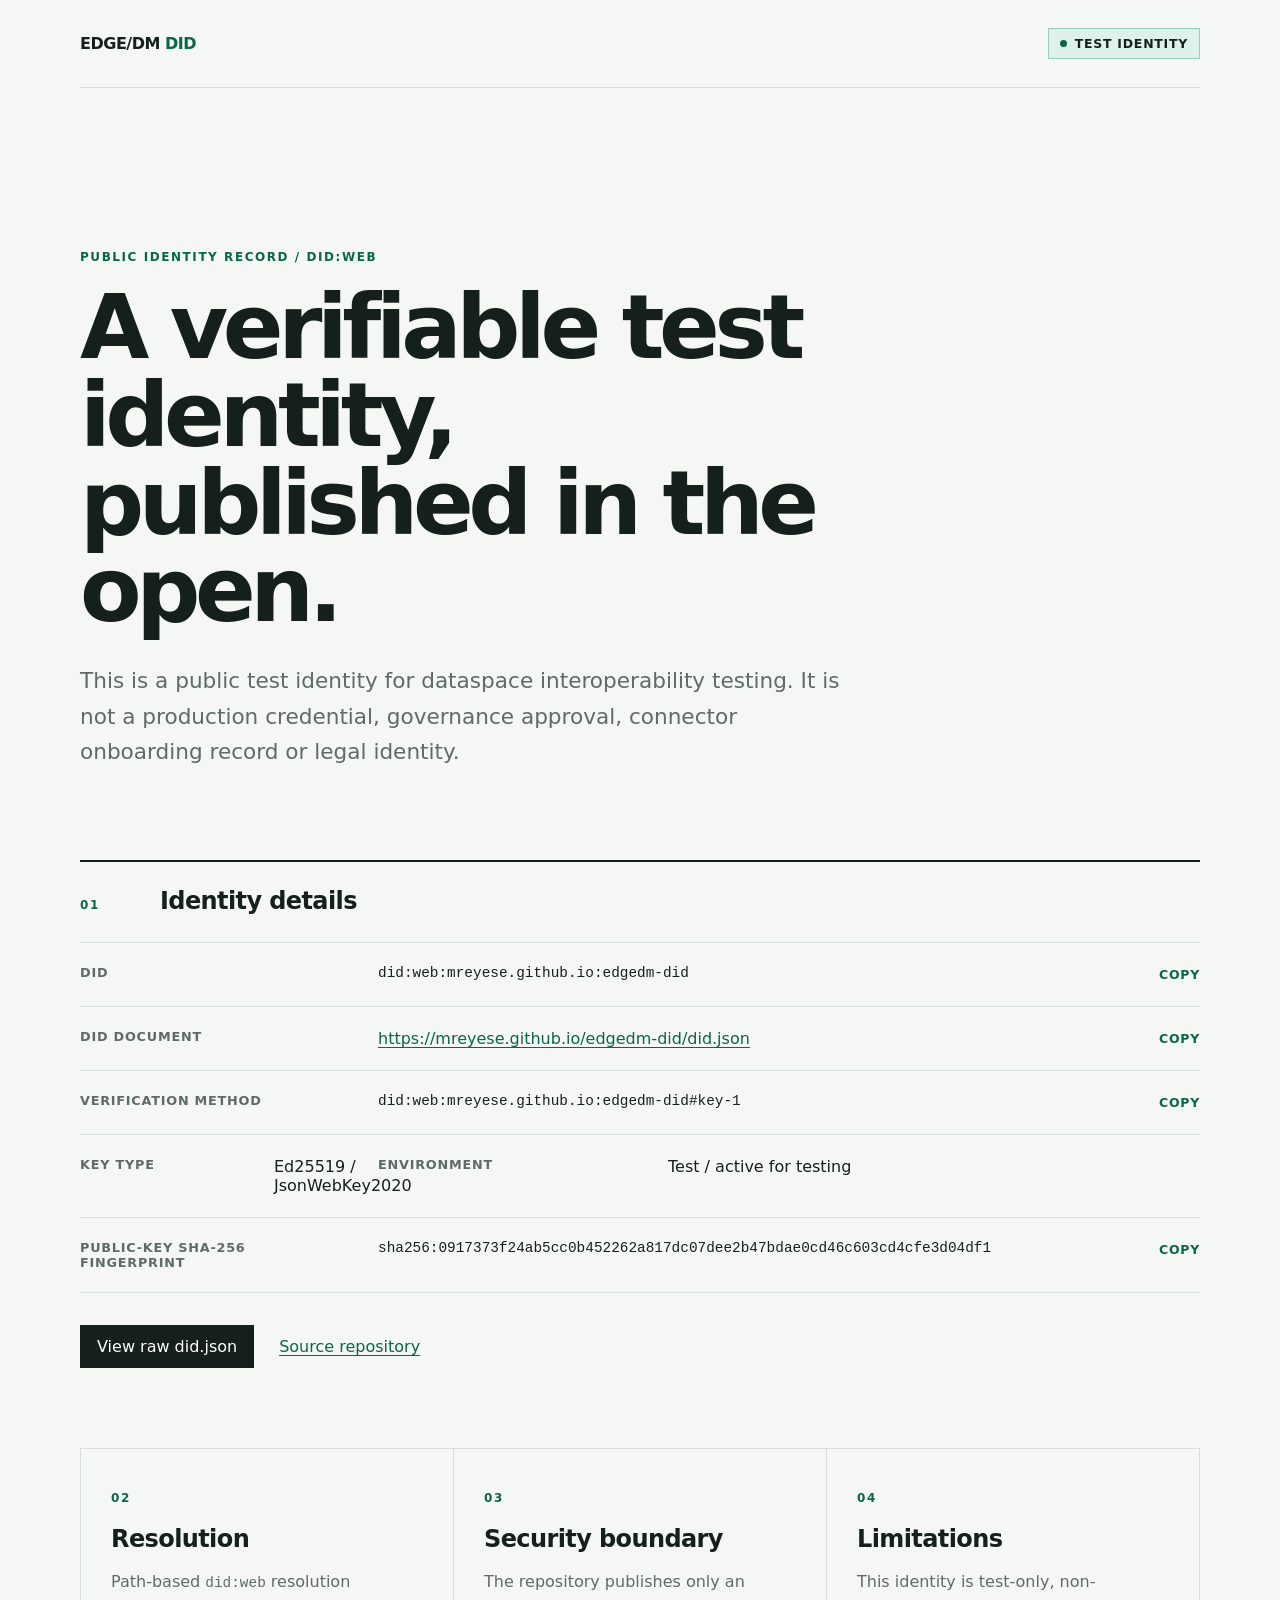
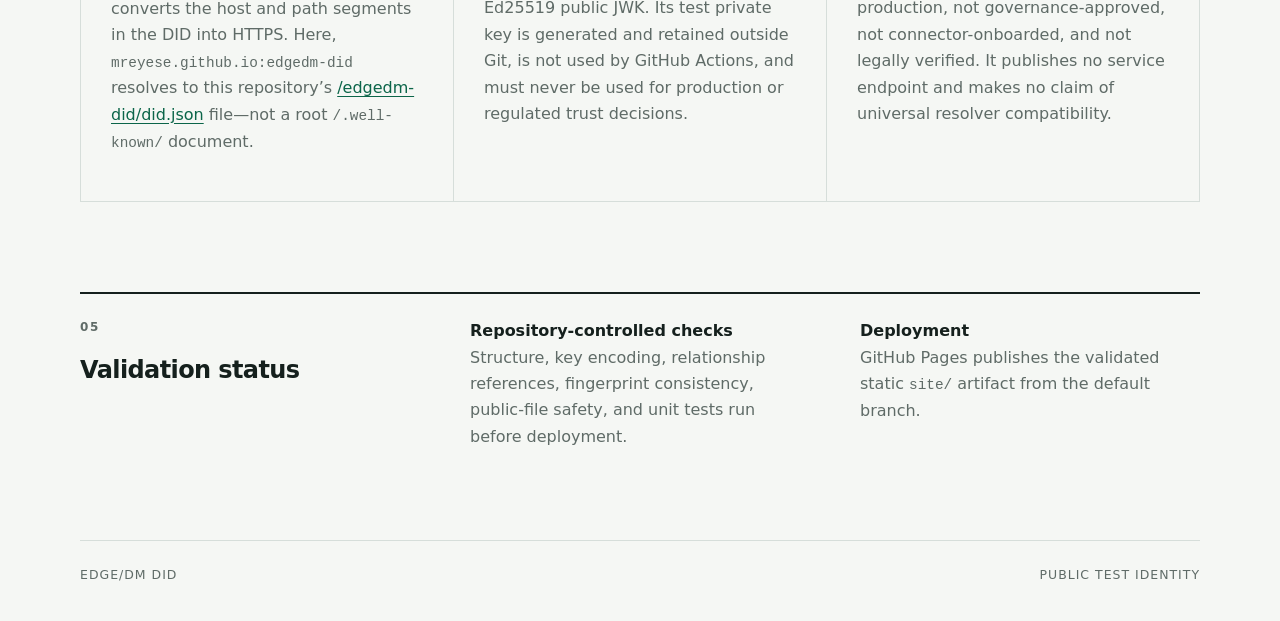
<file: site/index.html>
<!doctype html>
<html lang="en">
<head>
  <meta charset="utf-8">
  <meta name="viewport" content="width=device-width, initial-scale=1">
  <meta name="description" content="Public test-only EDGE/DM did:web identity for dataspace interoperability testing.">
  <meta name="robots" content="noindex, nofollow">
  <title>EDGE/DM DID — Test identity</title>
  <link rel="stylesheet" href="styles.css">
  <script src="app.js" defer></script>
</head>
<body>
  <header class="site-header">
    <a class="wordmark" href="./" aria-label="EDGE/DM DID home">EDGE/DM <span>DID</span></a>
    <span class="status"><span aria-hidden="true"></span>Test identity</span>
  </header>

  <main>
    <section class="intro" aria-labelledby="page-title">
      <p class="eyebrow">Public identity record / did:web</p>
      <h1 id="page-title">A verifiable test identity,<br>published in the open.</h1>
      <p class="lede">This is a public test identity for dataspace interoperability testing. It is not a production credential, governance approval, connector onboarding record or legal identity.</p>
    </section>

    <section class="identity" aria-labelledby="identity-title">
      <div class="section-heading">
        <p class="index">01</p>
        <h2 id="identity-title">Identity details</h2>
      </div>
      <dl>
        <div class="field">
          <dt>DID</dt>
          <dd><code id="did-value">did:web:mreyese.github.io:edgedm-did</code><button class="copy" type="button" data-copy="did-value" aria-label="Copy DID">Copy</button></dd>
        </div>
        <div class="field">
          <dt>DID document</dt>
          <dd><a id="document-value" href="did.json">https://mreyese.github.io/edgedm-did/did.json</a><button class="copy" type="button" data-copy="document-value" aria-label="Copy DID document URL">Copy</button></dd>
        </div>
        <div class="field">
          <dt>Verification method</dt>
          <dd><code id="method-value">did:web:mreyese.github.io:edgedm-did#key-1</code><button class="copy" type="button" data-copy="method-value" aria-label="Copy verification method ID">Copy</button></dd>
        </div>
        <div class="field split">
          <div><dt>Key type</dt><dd>Ed25519 / JsonWebKey2020</dd></div>
          <div><dt>Environment</dt><dd>Test / active for testing</dd></div>
        </div>
        <div class="field">
          <dt>Public-key SHA-256 fingerprint</dt>
          <dd><code id="fingerprint-value">sha256:0917373f24ab5cc0b452262a817dc07dee2b47bdae0cd46c603cd4cfe3d04df1</code><button class="copy" type="button" data-copy="fingerprint-value" aria-label="Copy public-key fingerprint">Copy</button></dd>
        </div>
      </dl>
      <p class="actions"><a class="primary" href="did.json">View raw did.json</a><a href="https://github.com/MREYESE/edgedm-did">Source repository</a></p>
    </section>

    <section class="notes" aria-label="Technical and security notes">
      <article>
        <p class="index">02</p>
        <h2>Resolution</h2>
        <p>Path-based <code>did:web</code> resolution converts the host and path segments in the DID into HTTPS. Here, <code>mreyese.github.io:edgedm-did</code> resolves to this repository’s <a href="did.json">/edgedm-did/did.json</a> file—not a root <code>/.well-known/</code> document.</p>
      </article>
      <article>
        <p class="index">03</p>
        <h2>Security boundary</h2>
        <p>The repository publishes only an Ed25519 public JWK. Its test private key is generated and retained outside Git, is not used by GitHub Actions, and must never be used for production or regulated trust decisions.</p>
      </article>
      <article>
        <p class="index">04</p>
        <h2>Limitations</h2>
        <p>This identity is test-only, non-production, not governance-approved, not connector-onboarded, and not legally verified. It publishes no service endpoint and makes no claim of universal resolver compatibility.</p>
      </article>
    </section>

    <section class="validation" aria-labelledby="validation-title">
      <div><p class="index">05</p><h2 id="validation-title">Validation status</h2></div>
      <p><strong>Repository-controlled checks</strong><br>Structure, key encoding, relationship references, fingerprint consistency, public-file safety, and unit tests run before deployment.</p>
      <p><strong>Deployment</strong><br>GitHub Pages publishes the validated static <code>site/</code> artifact from the default branch.</p>
    </section>
  </main>

  <footer><span>EDGE/DM DID</span><span>Public test identity</span></footer>
</body>
</html>
</file>
<file: site/styles.css>
:root {
  color-scheme: light;
  --ink: #15201d;
  --muted: #5f6b67;
  --line: #d6deda;
  --paper: #f5f7f4;
  --accent: #0b6549;
  --accent-light: #dff2e9;
  font-family: Inter, ui-sans-serif, system-ui, -apple-system, BlinkMacSystemFont, "Segoe UI", sans-serif;
}

* { box-sizing: border-box; }
html { background: var(--paper); color: var(--ink); }
body { margin: 0; min-height: 100vh; }
a { color: var(--accent); text-underline-offset: .2em; }
a:hover { text-decoration-thickness: 2px; }
a:focus-visible, button:focus-visible { outline: 3px solid #e6a817; outline-offset: 3px; }
code { font-family: ui-monospace, SFMono-Regular, Consolas, monospace; font-size: .9em; overflow-wrap: anywhere; }

.site-header, main, footer { width: min(1120px, calc(100% - 40px)); margin-inline: auto; }
.site-header { display: flex; justify-content: space-between; align-items: center; padding: 28px 0; border-bottom: 1px solid var(--line); }
.wordmark { color: var(--ink); font-weight: 750; letter-spacing: -.03em; text-decoration: none; }
.wordmark span { color: var(--accent); }
.status { display: inline-flex; gap: 8px; align-items: center; padding: 7px 11px; border: 1px solid #9acdb9; background: var(--accent-light); font-size: .78rem; font-weight: 700; text-transform: uppercase; letter-spacing: .06em; }
.status span { width: 7px; height: 7px; border-radius: 50%; background: var(--accent); }

.intro { padding: clamp(72px, 12vw, 150px) 0 90px; max-width: 950px; }
.eyebrow, .index { color: var(--accent); font-size: .75rem; font-weight: 750; letter-spacing: .13em; text-transform: uppercase; }
h1 { margin: 20px 0 28px; max-width: 900px; font-size: clamp(2.7rem, 7vw, 6.2rem); line-height: .98; letter-spacing: -.06em; font-weight: 650; }
.lede { max-width: 760px; margin: 0; color: var(--muted); font-size: clamp(1.05rem, 2vw, 1.35rem); line-height: 1.65; }

.identity { border-top: 2px solid var(--ink); }
.section-heading { display: grid; grid-template-columns: 80px 1fr; align-items: baseline; padding: 24px 0 18px; }
h2 { margin: 0; font-size: 1.5rem; letter-spacing: -.025em; }
dl { margin: 0; border-top: 1px solid var(--line); }
.field { display: grid; grid-template-columns: minmax(170px, 1fr) 3fr; gap: 24px; padding: 22px 0; border-bottom: 1px solid var(--line); }
dt { color: var(--muted); font-size: .8rem; font-weight: 700; letter-spacing: .06em; text-transform: uppercase; }
dd { margin: 0; min-width: 0; display: flex; justify-content: space-between; gap: 16px; align-items: start; }
.split > div { display: grid; grid-template-columns: minmax(170px, 1fr) 2fr; gap: 24px; }
.copy { border: 0; background: transparent; color: var(--accent); padding: 2px 0; cursor: pointer; font: inherit; font-size: .78rem; font-weight: 700; text-transform: uppercase; letter-spacing: .06em; }
.actions { display: flex; gap: 25px; align-items: center; margin: 32px 0 80px; }
.primary { display: inline-block; padding: 12px 17px; background: var(--ink); color: white; text-decoration: none; }

.notes { display: grid; grid-template-columns: repeat(3, 1fr); gap: 1px; background: var(--line); border: 1px solid var(--line); }
.notes article { background: var(--paper); padding: 30px; }
.notes h2 { margin: 20px 0 14px; }
.notes p:last-child, .validation p { color: var(--muted); line-height: 1.65; }
.validation { display: grid; grid-template-columns: 1fr 1fr 1fr; gap: 50px; margin: 90px 0; padding-top: 24px; border-top: 2px solid var(--ink); }
.validation h2 { margin-top: 18px; }
.validation p { margin: 0; }
.validation strong { color: var(--ink); }
footer { display: flex; justify-content: space-between; padding: 26px 0 40px; border-top: 1px solid var(--line); color: var(--muted); font-size: .78rem; text-transform: uppercase; letter-spacing: .08em; }

@media (max-width: 760px) {
  .field, .section-heading, .validation { grid-template-columns: 1fr; }
  .section-heading { gap: 8px; }
  .field { gap: 10px; }
  .split > div { grid-template-columns: 1fr; gap: 7px; }
  .notes { grid-template-columns: 1fr; }
  .validation { gap: 30px; }
  dd { align-items: center; }
}

@media (prefers-reduced-motion: reduce) {
  *, *::before, *::after { scroll-behavior: auto !important; transition: none !important; animation: none !important; }
}
</file>
